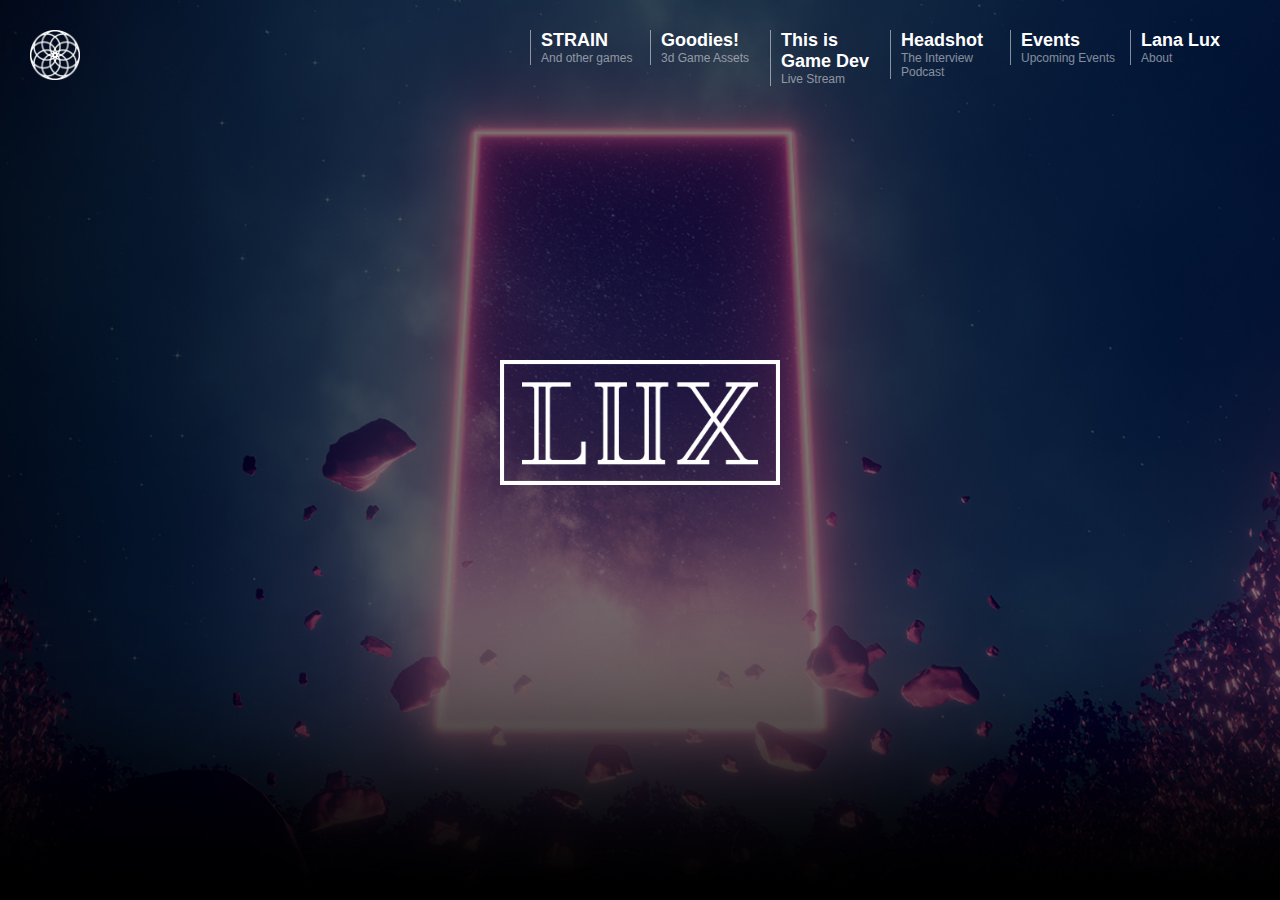
<file: index.html>
<html>
<head>
    <meta charset="UTF-8">
    <title>Lux Games</title>
    <meta name="description" content="Lux Games">
    <meta name="keywords" content="">
    <meta name="author" content="">
    <meta name="viewport" content="width=device-width, initial-scale=1.0">
    <link rel="stylesheet" href="style.css">
    
    <script src="script.js"></script>
</head>
<body class="home">
    <div id="icon">
        <a href="index.html">
            <img src="images/icon.png"/>
        </a>
    </div>
    <div id="mobile-icon">
        <a onclick="toggleMenu()">
            <img src="images/mobile-icon.png"/>
        </a>
    </div>

    <div id="menu">
        <ul>
            <li>
                <a href="strain.html"> 
                    <div class="title">STRAIN</div>And other games</li>
                </a>
            <li>
                <a href="goodies.html"> 
                    <div class="title">Goodies!</div>3d Game Assets
                </a>
            </li>
            <li>
                <a href="thisisgamedev.html"> 
                    <div class="title">This is Game Dev</div>Live Stream
                </a>
            </li>
            <li>
                <a href="headshot.html"> 
                    <div class="title">Headshot</div>The Interview Podcast
                </a>    
            </li>
            <li>
                <a href="events.html"> 
                    <div class="title">Events</div>Upcoming Events
                </a>
            </li>
            <li>
                <a href="lanalux.html"> 
                    <div class="title">Lana Lux</div>About
                </a>
            </li>
        </ul>
    </div>

    

    <div id="mobile-menu" class="hide">
        <ul>
            <li>
                <a href="strain.html"> 
                    <div class="title">STRAIN</div>And other games</li>
                </a>
            <li>
                <a href="goodies.html"> 
                    <div class="title">Goodies!</div>3d Game Assets
                </a>
            </li>
            <li>
                <a href="thisisgamedev.html"> 
                    <div class="title">This is Game Dev</div>Live Stream
                </a>
            </li>
            <li>
                <a href="headshot.html"> 
                    <div class="title">Headshot</div>The Interview Podcast
                </a>    
            </li>
            <li>
                <a href="events.html"> 
                    <div class="title">Events</div>Upcoming Events
                </a>
            </li>
            <li>
                <a href="lanalux.html"> 
                    <div class="title">Lana Lux</div>About
                </a>
            </li>
        </ul>
    </div>

    <div class="clr"></div>

    <div class="main">
        <div class="header">
            <div class="logo" id="lux-logo">
                <img src="images/lux.png"/>
            </div>
            <!-- <p>Lorem ipsum dolor sit consectetur adipiscing elit eiusmod alor et dolore. 
                Lorem ipsum dolor 
                sit amet consectetur adipiscing elitalor et dolore. Lorem ipsum dolor
                  sit amet consectetur adipiscing elit eiusmod et dolore. 
                </p> -->
        </div>
    </div>
</body>
</html>
</file>
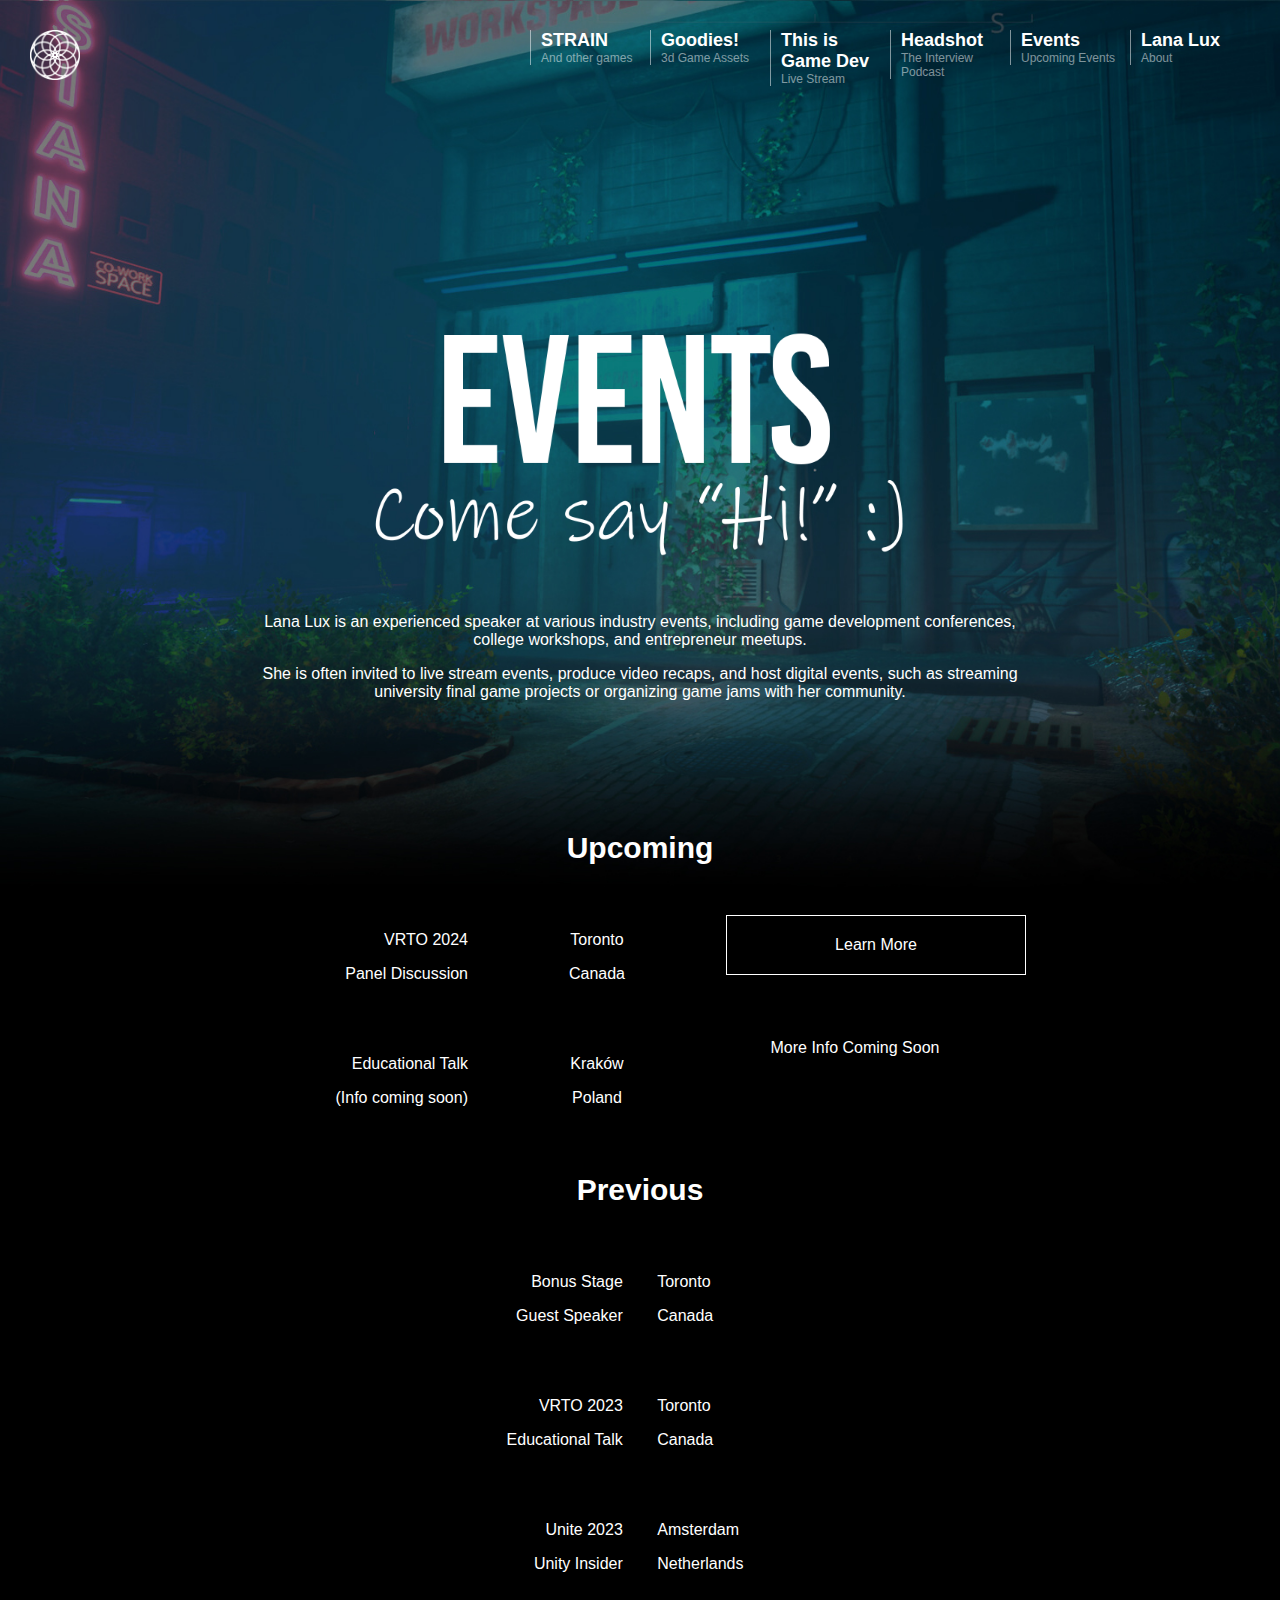
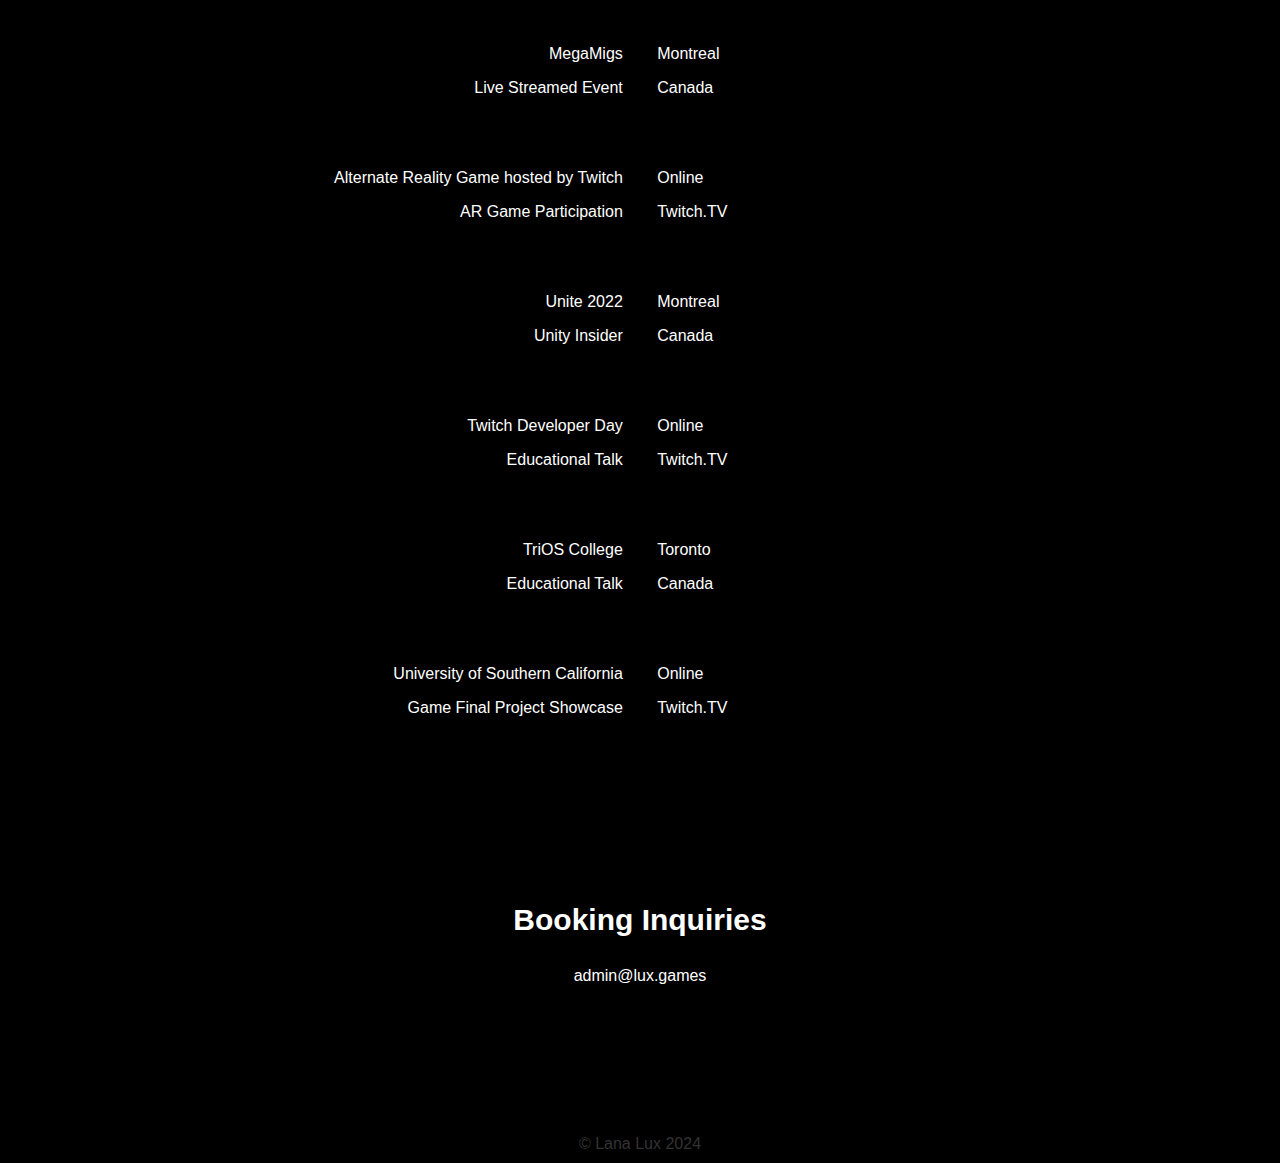
<file: events.html>
<!DOCTYPE html>
<head>
    <meta charset="UTF-8">
    <title>Events</title>
    <meta name="description" content="Lux Games">
    <meta name="keywords" content="">
    <meta name="author" content="">
    <meta name="viewport" content="width=device-width, initial-scale=1.0">
    <link rel="stylesheet" href="style.css">
    <link rel="preconnect" href="https://fonts.googleapis.com">
    <link rel="preconnect" href="https://fonts.gstatic.com" crossorigin>
    <link href="https://fonts.googleapis.com/css2?family=Kreon:wght@300..700&display=swap" rel="stylesheet">
    
    <script src="script.js"></script>
</head>

<body class="events">
    <div id="icon">
        <a href="index.html">
            <img src="images/icon.png"/>
        </a>
    </div>
    <div id="mobile-icon">
        <a onclick="toggleMenu()">
            <img src="images/mobile-icon.png"/>
        </a>
    </div>

    <div id="menu">
        <ul>
            <li>
                <a href="strain.html"> 
                    <div class="title">STRAIN</div>And other games</li>
                </a>
            <li>
                <a href="goodies.html"> 
                    <div class="title">Goodies!</div>3d Game Assets
                </a>
            </li>
            <li>
                <a href="thisisgamedev.html"> 
                    <div class="title">This is Game Dev</div>Live Stream
                </a>
            </li>
            <li>
                <a href="headshot.html"> 
                    <div class="title">Headshot</div>The Interview Podcast
                </a>    
            </li>
            <li>
                <a href="events.html"> 
                    <div class="title">Events</div>Upcoming Events
                </a>
            </li>
            <li>
                <a href="lanalux.html"> 
                    <div class="title">Lana Lux</div>About
                </a>
            </li>
        </ul>
    </div>

    

    <div id="mobile-menu" class="hide">
        <ul>
            <li>
                <a href="strain.html"> 
                    <div class="title">STRAIN</div>And other games</li>
                </a>
            <li>
                <a href="goodies.html"> 
                    <div class="title">Goodies!</div>3d Game Assets
                </a>
            </li>
            <li>
                <a href="thisisgamedev.html"> 
                    <div class="title">This is Game Dev</div>Live Stream
                </a>
            </li>
            <li>
                <a href="headshot.html"> 
                    <div class="title">Headshot</div>The Interview Podcast
                </a>    
            </li>
            <li>
                <a href="events.html"> 
                    <div class="title">Events</div>Upcoming Events
                </a>
            </li>
            <li>
                <a href="lanalux.html"> 
                    <div class="title">Lana Lux</div>About
                </a>
            </li>
        </ul>
    </div>

    <div class="clr"></div>

    <div class="main">
        <div class="header">
            <div class="logo" id="events-logo">
                <img src="images/events.png"/>
                <!-- <h1>Come Say Hi!</h1> -->
            </div>
            <p>
                Lana Lux is an experienced speaker at various industry events, including game development conferences, 
                college workshops, and entrepreneur meetups. 
            </p>
            <p>
                She is often invited to live stream events, produce video recaps, and host digital events, 
                such as streaming university final game projects or organizing game jams with her community.
            </p>
        </div>
    </div>

    <div class="event-list">
        <h3>Upcoming</h3>
        <ul class="upcoming">
            <li>
                <div class="left">
                    <p><a href="https://conference.virtualreality.to/" target="_blank">VRTO 2024</a></p>
                    <p>Panel Discussion</p>
                </div>
                <div class="mid">
                    <p>Toronto</p>
                    <p>Canada</p>
                </div>
                <div class="right">
                    <a href=""><div>Learn More</div></a>
                </div>
                <div class="clr"></div>
            </li>
            <li>
                <div class="left">
                    <p>Educational Talk</p>
                    <p>(Info coming soon)</p>
                </div>
                <div class="mid">
                    <p>Kraków</p>
                    <p>Poland</p>
                </div>
                <div class="right">
                    <!-- <a href=""><div>Learn More</div></a> -->
                    More Info Coming Soon
                </div>
                <div class="clr"></div>
            </li>
        </ul>
    </div>
        
    <div class="clr"></div>

    <div class="event-list">
        <h3>Previous</h3>
            <ul> 
                
                <li>
                    <div class="left">
                        <p>Bonus Stage</p>
                        <p>Guest Speaker</p>
                    </div>
                    <div class="right">
                        <p>Toronto</p>
                        <p>Canada</p>
                    </div>
                    <div class="clr"></div>
                </li>

                <li>
                    <div class="left">
                        <p>VRTO 2023</p>
                        <p>Educational Talk</p>
                    </div>
                    <div class="right">
                        <p>Toronto</p>
                        <p>Canada</p>
                    </div>
                    <div class="clr"></div>
                </li>

                
                <li>
                    <div class="left">
                        <p>Unite 2023</p>
                        <p>Unity Insider</p>
                    </div>
                    <div class="right">
                        <p>Amsterdam</p>
                        <p>Netherlands</p>
                    </div>
                    <div class="clr"></div>
                </li>

                <li>
                    <div class="left">
                        <p>MegaMigs</p>
                        <p>Live Streamed Event</p>
                    </div>
                    <div class="right">
                        <p>Montreal</p>
                        <p>Canada</p>
                    </div>
                    <div class="clr"></div>
                </li>

                
                <li>
                    <div class="left">
                        <p>Alternate Reality Game hosted by Twitch</p>
                        <p>AR Game Participation</p>
                    </div>
                    <div class="right">
                        <p>Online</p>
                        <p>Twitch.TV</p>
                        
                    </div>
                    <div class="clr"></div>
                </li>


                <li>
                    <div class="left">
                        <p>Unite 2022</p>
                        <p>Unity Insider</p>
                    </div>
                    <div class="right">
                        <p>Montreal</p>
                        <p>Canada</p>
                    </div>
                    <div class="clr"></div>
                </li>

                <li>
                    <div class="left">
                        <p>Twitch Developer Day</p>
                        <p>Educational Talk</p>
                    </div>
                    <div class="right">
                        <p>Online</p>
                        <p>Twitch.TV</p>
                        
                    </div>
                    <div class="clr"></div>
                </li>

                <li>
                    <div class="left">
                        <p>TriOS College</p>
                        <p>Educational Talk</p>
                    </div>
                    <div class="right">
                        <p>Toronto</p>
                        <p>Canada</p>
                        
                    </div>
                    <div class="clr"></div>
                </li>



                <li>
                    <div class="left">
                        <p>University of Southern California</p>
                        <p>Game Final Project Showcase</p>
                    </div>
                    <div class="right">
                        <p>Online</p>
                        <p>Twitch.TV</p>
                        
                    </div>
                    <div class="clr"></div>
                </li>

            </ul>
    </div>
    
    <div class="clr"></div>

    <div class="contact">
        <h3>Booking Inquiries</h3>
        <p>admin@lux.games</p>
    </div>


    <div class="footer">
        &copy; Lana Lux 2024
    </div>

</body>
</html>
</file>
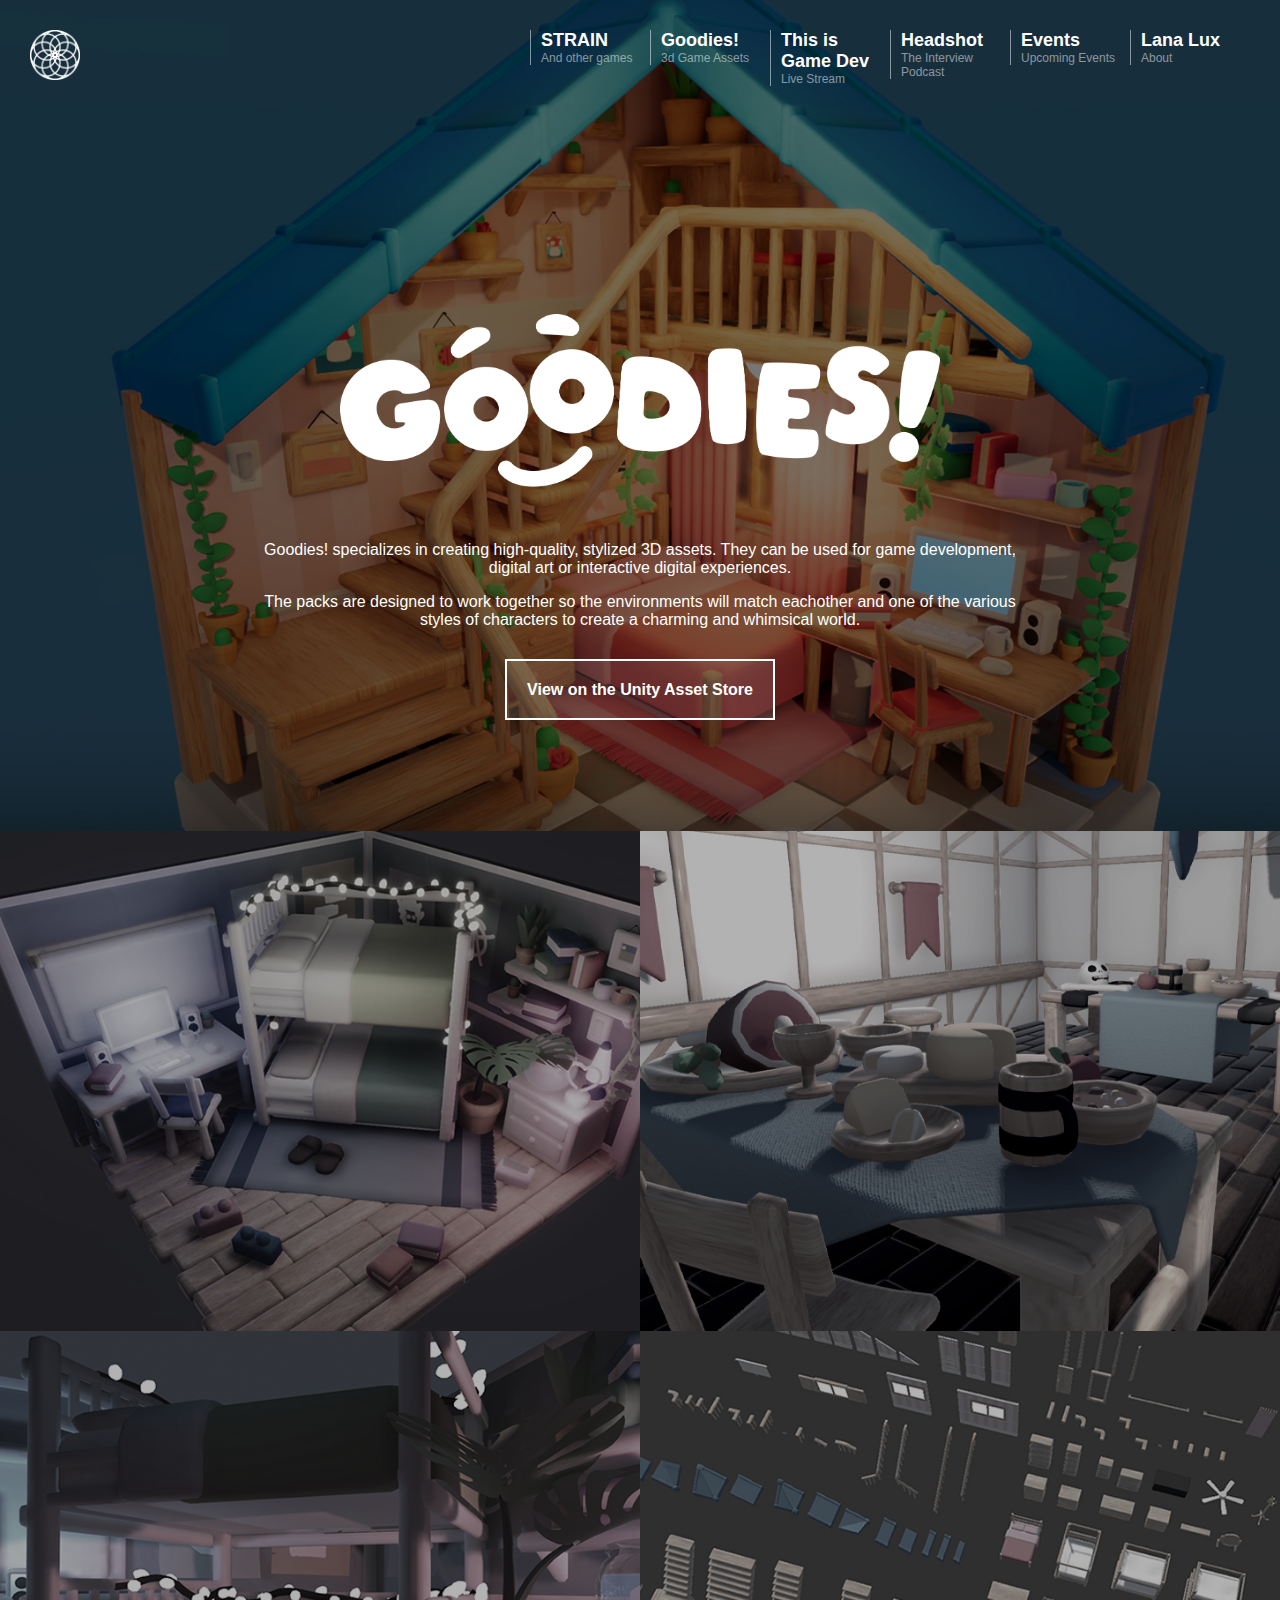
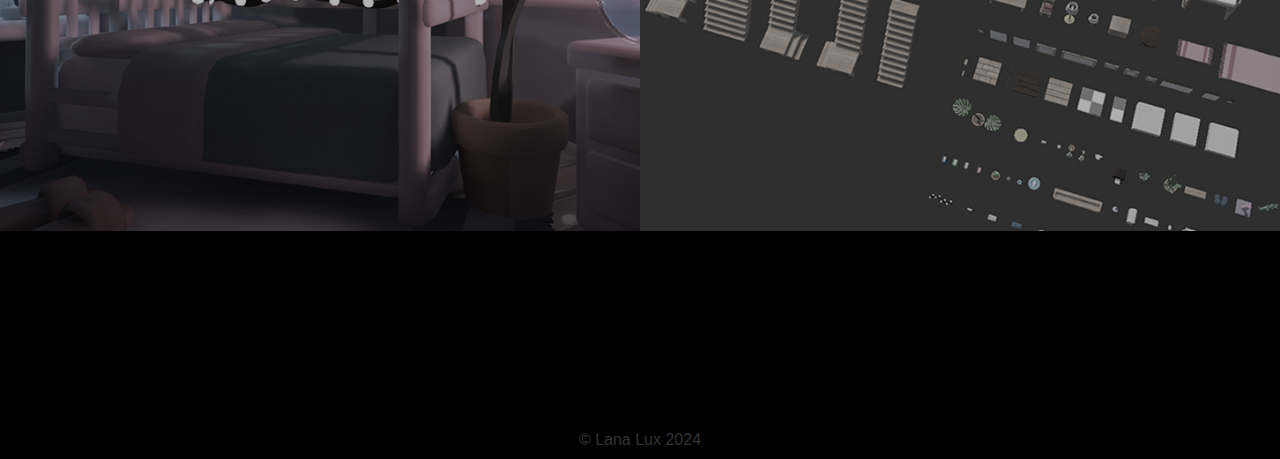
<file: goodies.html>
<!DOCTYPE html>
<head>
    <meta charset="UTF-8">
    <title>Goodies!</title>
    <meta name="description" content="Lux Games">
    <meta name="keywords" content="">
    <meta name="author" content="">
    <meta name="viewport" content="width=device-width, initial-scale=1.0">
    <link rel="stylesheet" href="style.css">
    <link rel="preconnect" href="https://fonts.googleapis.com">
    <link rel="preconnect" href="https://fonts.gstatic.com" crossorigin>
    <link href="https://fonts.googleapis.com/css2?family=Kreon:wght@300..700&display=swap" rel="stylesheet">
    
    <script src="script.js"></script>
</head>
<body class="goodies">
    <div id="icon">
        <a href="index.html">
            <img src="images/icon.png"/>
        </a>
    </div>
    <div id="mobile-icon">
        <a onclick="toggleMenu()">
            <img src="images/mobile-icon.png"/>
        </a>
    </div>

    <div id="menu">
        <ul>
            <li>
                <a href="strain.html"> 
                    <div class="title">STRAIN</div>And other games</li>
                </a>
            <li>
                <a href="goodies.html"> 
                    <div class="title">Goodies!</div>3d Game Assets
                </a>
            </li>
            <li>
                <a href="thisisgamedev.html"> 
                    <div class="title">This is Game Dev</div>Live Stream
                </a>
            </li>
            <li>
                <a href="headshot.html"> 
                    <div class="title">Headshot</div>The Interview Podcast
                </a>    
            </li>
            <li>
                <a href="events.html"> 
                    <div class="title">Events</div>Upcoming Events
                </a>
            </li>
            <li>
                <a href="lanalux.html"> 
                    <div class="title">Lana Lux</div>About
                </a>
            </li>
        </ul>
    </div>

    

    <div id="mobile-menu" class="hide">
        <ul>
            <li>
                <a href="strain.html"> 
                    <div class="title">STRAIN</div>And other games</li>
                </a>
            <li>
                <a href="goodies.html"> 
                    <div class="title">Goodies!</div>3d Game Assets
                </a>
            </li>
            <li>
                <a href="thisisgamedev.html"> 
                    <div class="title">This is Game Dev</div>Live Stream
                </a>
            </li>
            <li>
                <a href="headshot.html"> 
                    <div class="title">Headshot</div>The Interview Podcast
                </a>    
            </li>
            <li>
                <a href="events.html"> 
                    <div class="title">Events</div>Upcoming Events
                </a>
            </li>
            <li>
                <a href="lanalux.html"> 
                    <div class="title">Lana Lux</div>About
                </a>
            </li>
        </ul>
    </div>

    <div class="clr"></div>

    <div class="main">
        <div class="header">
            <div class="logo" id="goodies-logo">
                <img src="images/goodies.png"/>
            </div>
            <p>
                Goodies! specializes in creating high-quality, stylized 3D assets. They can be used for game development,
                digital art or interactive digital experiences.
            </p>
            <p>
                The packs are designed to work together so the environments will match eachother and one of the various 
                styles of characters to create a charming and whimsical world.
            </p>
            <div class="cta">
                <a href="https://u3d.as/3iLB" target="_blank" >
                    View on the Unity Asset Store
                </a>
            </div>
        </div>
    </div>

    <div class="product-list">
        <ul>
            <!-- <a href="" target="_blank"> -->
                <li id="cozyRoomPack2">
                    <a href="https://u3d.as/3iLB" target="_blank">
                        <div class="grad">
                            <div class="info">
                                <h3>Cozy Room Pack</h3>
                                View in the Unity Asset Store
                            </div>
                        </div>
                    </a>
                </li>
            <!-- </a> -->
            <li id="cozyRoomPack">
                <div class="grad">
                    <div class="info">
                        <h3>Fantasy Adventure Pack</h3>
                        <!-- View in the Unity Asset Store -->
                        <p>Store link coming soon.</p>
                    </div>
                </div>
            </li>
            <li id="cozyRoomPack3">
                <div class="grad">
                    <div class="info">
                        <h3>More Packs Coming Soon</h3>
                    </div>
                </div>
            </li>
            <li id="cozyRoomPack4">
                <div class="grad">
                    <div class="info">
                        <h3> More Packs Coming Soon</h3>
                    </div>
                </div>
            </li>
        </ul>
    </div>

    
    <div class="clr"></div>

    <div class="temp">
    </div>

    <div class="footer">
        &copy; Lana Lux 2024
    </div>

</body>
</html>
</file>
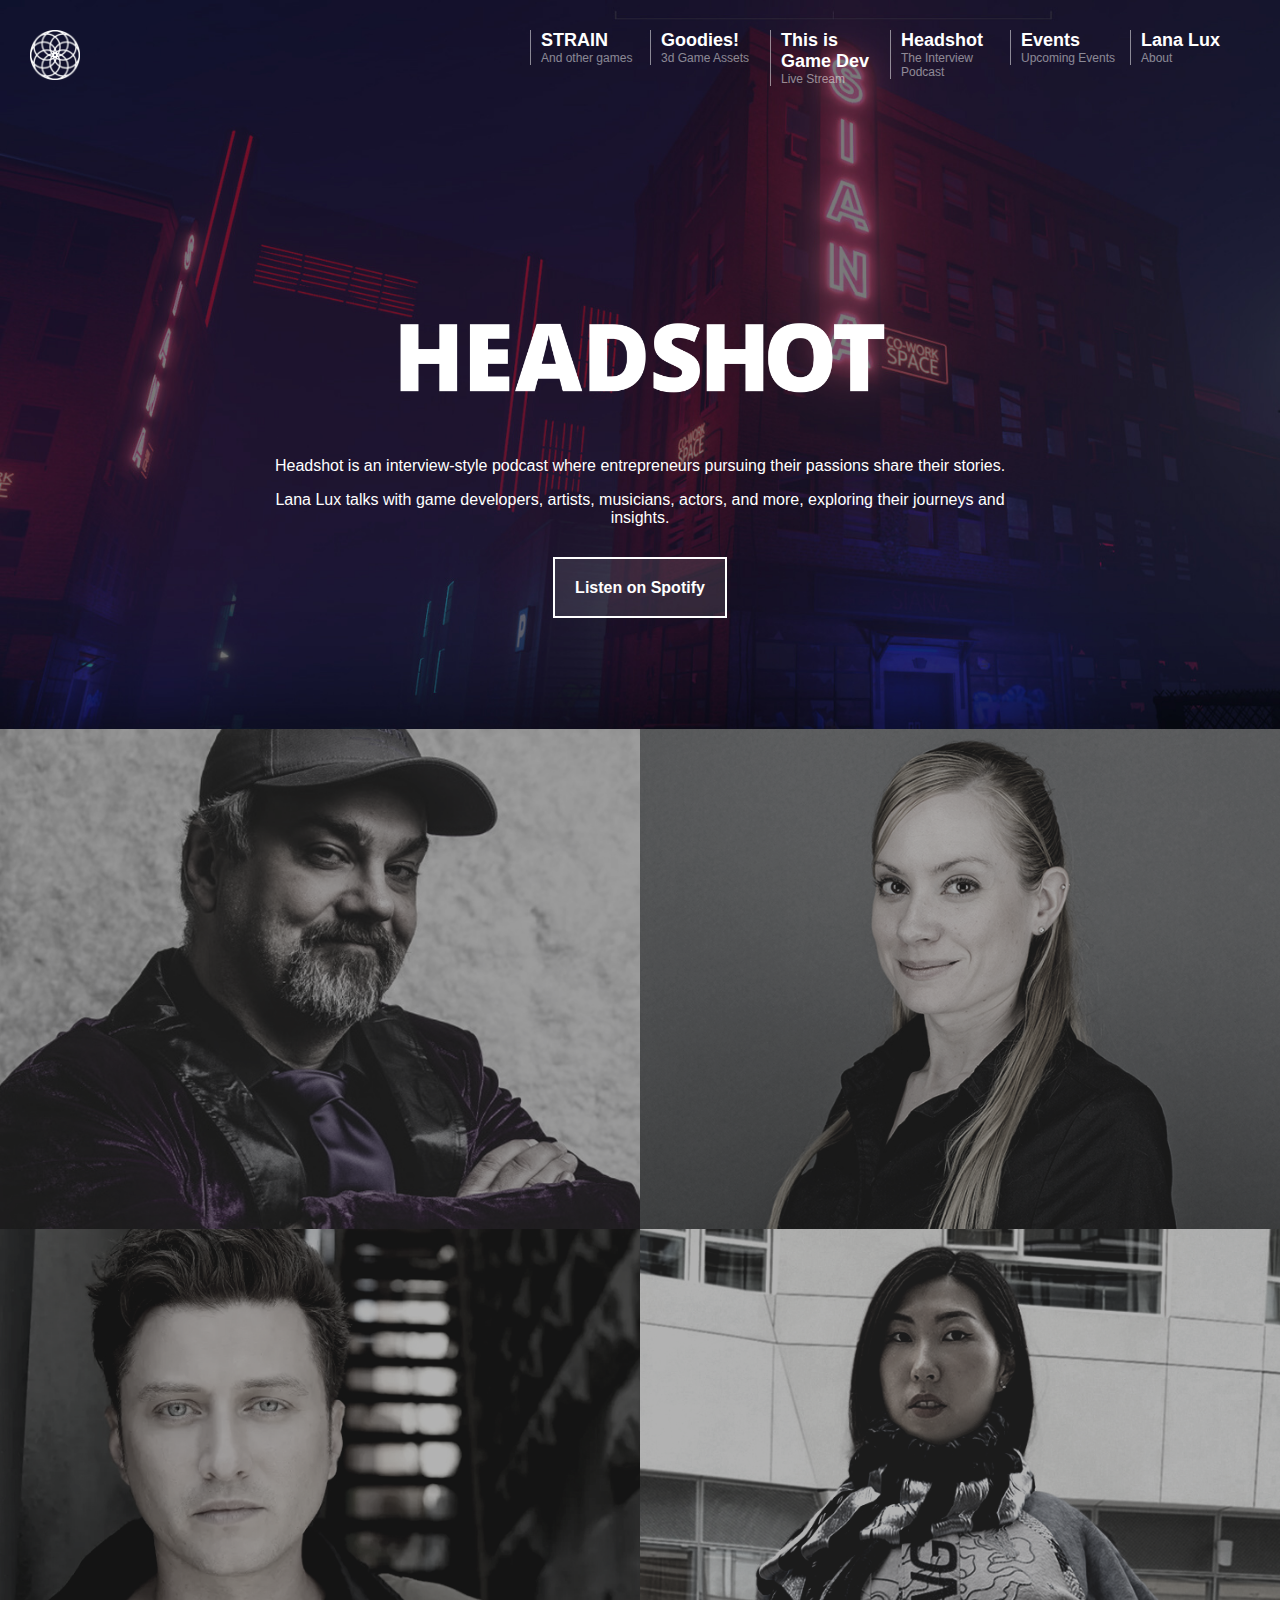
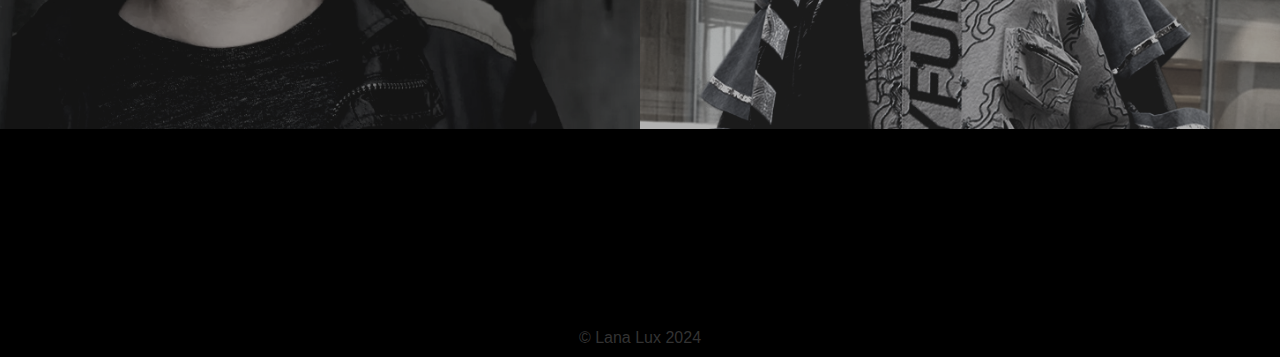
<file: headshot.html>
<!DOCTYPE html>
<head>
    <meta charset="UTF-8">
    <title>Headshot</title>
    <meta name="description" content="Lux Games">
    <meta name="keywords" content="">
    <meta name="author" content="">
    <meta name="viewport" content="width=device-width, initial-scale=1.0">

    <link rel="stylesheet" href="style.css">
    <link rel="preconnect" href="https://fonts.googleapis.com">
    <link rel="preconnect" href="https://fonts.gstatic.com" crossorigin>
    <link href="https://fonts.googleapis.com/css2?family=Kreon:wght@300..700&display=swap" rel="stylesheet">
    <link rel="preconnect" href="https://fonts.googleapis.com">
    <link rel="preconnect" href="https://fonts.gstatic.com" crossorigin>
    <link href="https://fonts.googleapis.com/css2?family=Open+Sans:ital,wght@0,300..800;1,300..800&display=swap" rel="stylesheet">
    
    <script src="script.js"></script>
</head>

<body class="headshot">
    <div id="icon">
        <a href="index.html">
            <img src="images/icon.png"/>
        </a>
    </div>
    <div id="mobile-icon">
        <a onclick="toggleMenu()">
            <img src="images/mobile-icon.png"/>
        </a>
    </div>

    <div id="menu">
        <ul>
            <li>
                <a href="strain.html"> 
                    <div class="title">STRAIN</div>And other games</li>
                </a>
            <li>
                <a href="goodies.html"> 
                    <div class="title">Goodies!</div>3d Game Assets
                </a>
            </li>
            <li>
                <a href="thisisgamedev.html"> 
                    <div class="title">This is Game Dev</div>Live Stream
                </a>
            </li>
            <li>
                <a href="headshot.html"> 
                    <div class="title">Headshot</div>The Interview Podcast
                </a>    
            </li>
            <li>
                <a href="events.html"> 
                    <div class="title">Events</div>Upcoming Events
                </a>
            </li>
            <li>
                <a href="lanalux.html"> 
                    <div class="title">Lana Lux</div>About
                </a>
            </li>
        </ul>
    </div>

    

    <div id="mobile-menu" class="hide">
        <ul>
            <li>
                <a href="strain.html"> 
                    <div class="title">STRAIN</div>And other games</li>
                </a>
            <li>
                <a href="goodies.html"> 
                    <div class="title">Goodies!</div>3d Game Assets
                </a>
            </li>
            <li>
                <a href="thisisgamedev.html"> 
                    <div class="title">This is Game Dev</div>Live Stream
                </a>
            </li>
            <li>
                <a href="headshot.html"> 
                    <div class="title">Headshot</div>The Interview Podcast
                </a>    
            </li>
            <li>
                <a href="events.html"> 
                    <div class="title">Events</div>Upcoming Events
                </a>
            </li>
            <li>
                <a href="lanalux.html"> 
                    <div class="title">Lana Lux</div>About
                </a>
            </li>
        </ul>
    </div>
    <div class="clr"></div>

    <div class="main">
        <div class="header">
            <div class="logo" id="headshot-logo">
                <img src="images/headshot.png"/>
            </div>
            <p>
                Headshot is an interview-style podcast where entrepreneurs pursuing their passions share their stories. 
            </p>
            <p>
                Lana Lux talks with game developers, artists, musicians, actors, and more, exploring their journeys and insights. 
            </p>
            <div class="cta">
                <a href="https://open.spotify.com/show/70BFKOqiK3aDvReMsSHaWm?si=9ba44054459e4db6" target="_blank" >
                    Listen on Spotify
                </a>
            </div>
        </div>
    </div>

    <div class="product-list">
        <ul>
            <!-- <a href="" target="_blank"> -->
            <li id="guest1">
                <div class="grad">
                    <div class="info">
                        <h3>Guest Spotlight: Jeff Fritz</h3>
                        <p>In this conversation, Lana and Jeff discuss tech and development, content creation, AI, and much more.</p>
                        <div class="cta">
                            <a href="https://open.spotify.com/episode/0tkcwroHKnDnJdERq0W6fZ?si=cdd918c1d1004c67" target="_blank" >
                                Listen to this Episode
                            </a>
                        </div>
                    </div>
                </div>
            </li>
            <!-- </a> -->
            <li id="guest2">
                <div class="grad">
                    <div class="info">
                        <h3>Guest Spotlight: Ashley Huffman</h3>
                        <p>Lana and Ash talk about her extensive experience in haptics, car racing, writing an more.</p>
                        <div class="cta">
                            <a href="https://open.spotify.com/episode/048cp5ewOg4xSyjAiNmIZx?si=60417365fd05472e" target="_blank" >
                                Listen to this Episode
                            </a>
                        </div>
                    </div>
                </div>
            </li>
            <li id="guest3">
                <div class="grad">
                    <div class="info">
                        <h3>Guest Spotlight: Keram Malicki-Sanchez</h3>
                        <p>Keram shares his wisdom and experiences in acting, making music, event organizing, educating, making art and more.</p>
                        <div class="cta">
                            <a href="https://open.spotify.com/episode/34JAIVRg2iKhOXAD4Qscks?si=8d4c15958a2b41dc" target="_blank" >
                                Listen to this Episode
                            </a>
                        </div>
                    </div>
                </div>
            </li>
            <li id="guest4">
                <div class="grad">
                    <div class="info">
                        <h3>Guest Spotlight: Stephy Fung</h3>
                        <p>Stephy is a digital fashion artist and shares her process making digital clothing and bringing it to life in augmented reality.</p>
                        <div class="cta">
                            <a href="https://open.spotify.com/episode/3zAsUPkKXJtsFKYK7mYkku?si=45b8960fe04343de" target="_blank" >
                                Listen to this Episode
                            </a>
                        </div>
                    </div>
                </div>
            </li>
        </ul>
    </div>


    
    <div class="clr"></div>

    <div class="temp">
    </div>

    <div class="footer">
        &copy; Lana Lux 2024
    </div>

</body>
</html>
</file>
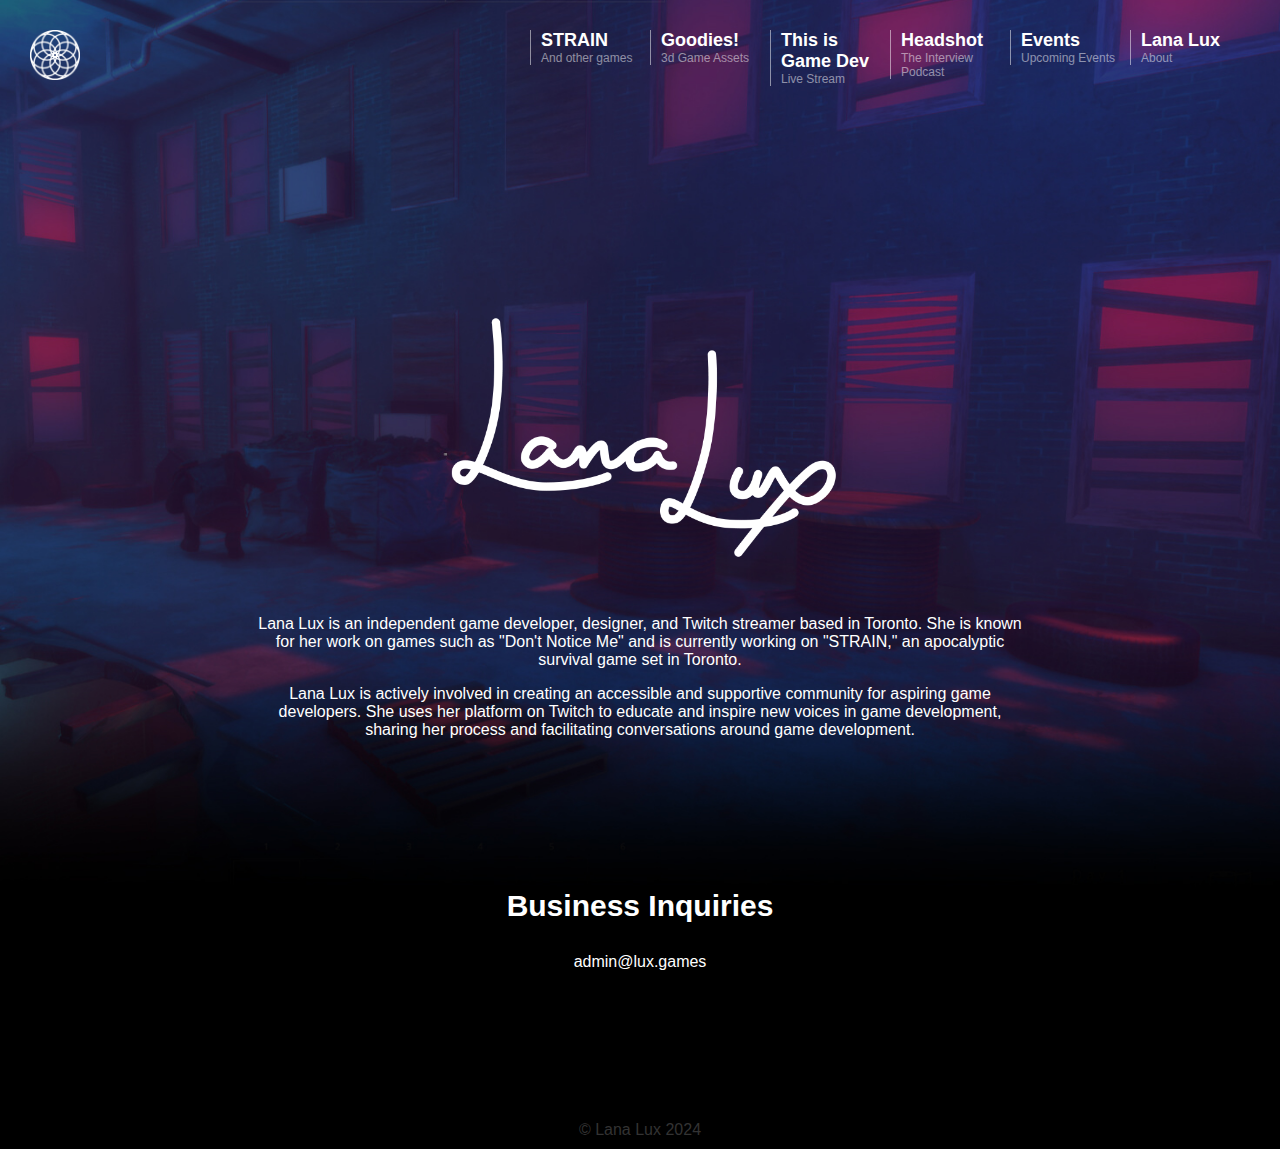
<file: lanalux.html>
<!DOCTYPE html>
<head>
    <meta charset="UTF-8">
    <title>Lana Lux</title>
    <meta name="description" content="Lux Games">
    <meta name="keywords" content="">
    <meta name="author" content="">
    <meta name="viewport" content="width=device-width, initial-scale=1.0">
    <link rel="stylesheet" href="style.css">
    <link rel="preconnect" href="https://fonts.googleapis.com">
    <link rel="preconnect" href="https://fonts.gstatic.com" crossorigin>
    <link href="https://fonts.googleapis.com/css2?family=Kreon:wght@300..700&display=swap" rel="stylesheet">
    
    <script src="script.js"></script>
</head>

<body class="lanalux">
    <div id="icon">
        <a href="index.html">
            <img src="images/icon.png"/>
        </a>
    </div>
    <div id="mobile-icon">
        <a onclick="toggleMenu()">
            <img src="images/mobile-icon.png"/>
        </a>
    </div>

    <div id="menu">
        <ul>
            <li>
                <a href="strain.html"> 
                    <div class="title">STRAIN</div>And other games</li>
                </a>
            <li>
                <a href="goodies.html"> 
                    <div class="title">Goodies!</div>3d Game Assets
                </a>
            </li>
            <li>
                <a href="thisisgamedev.html"> 
                    <div class="title">This is Game Dev</div>Live Stream
                </a>
            </li>
            <li>
                <a href="headshot.html"> 
                    <div class="title">Headshot</div>The Interview Podcast
                </a>    
            </li>
            <li>
                <a href="events.html"> 
                    <div class="title">Events</div>Upcoming Events
                </a>
            </li>
            <li>
                <a href="lanalux.html"> 
                    <div class="title">Lana Lux</div>About
                </a>
            </li>
        </ul>
    </div>

    

    <div id="mobile-menu" class="hide">
        <ul>
            <li>
                <a href="strain.html"> 
                    <div class="title">STRAIN</div>And other games</li>
                </a>
            <li>
                <a href="goodies.html"> 
                    <div class="title">Goodies!</div>3d Game Assets
                </a>
            </li>
            <li>
                <a href="thisisgamedev.html"> 
                    <div class="title">This is Game Dev</div>Live Stream
                </a>
            </li>
            <li>
                <a href="headshot.html"> 
                    <div class="title">Headshot</div>The Interview Podcast
                </a>    
            </li>
            <li>
                <a href="events.html"> 
                    <div class="title">Events</div>Upcoming Events
                </a>
            </li>
            <li>
                <a href="lanalux.html"> 
                    <div class="title">Lana Lux</div>About
                </a>
            </li>
        </ul>
    </div>

    <div class="clr"></div>

    <div class="main">
        <div class="header">
            <div class="logo">
                <img src="images/lanalux.png"/>
            </div>
            <p>Lana Lux is an independent game developer, designer, and Twitch streamer based in Toronto. 
                She is known for her work on games such as "Don't Notice Me" and is currently working on "STRAIN," 
                an apocalyptic survival game set in Toronto. 
            </p>
            <p>Lana Lux is actively involved in creating an accessible 
                and supportive community for aspiring game developers. She uses her platform on Twitch to educate and 
                inspire new voices in game development, sharing her process and facilitating conversations around game 
                development. 
            </p>
        </div>
    </div>
<!-- 
    <div class="general">
        <iframe width="560" height="315" src="https://www.youtube.com/embed/vCbN86VwR5o?si=xWwHMDqgIuOObD1L" title="YouTube video player" frameborder="0" allow="accelerometer; autoplay; clipboard-write; encrypted-media; gyroscope; picture-in-picture; web-share" referrerpolicy="strict-origin-when-cross-origin" allowfullscreen>
        </iframe>
    </div> -->

    <div class="Bio">

    </div>
    
    <div class="clr"></div>

    <div class="contact">
        <h3>Business Inquiries</h3>
        <p>admin@lux.games</p>
    </div>


    <div class="footer">
        &copy; Lana Lux 2024
    </div>

</body>
</html>
</file>
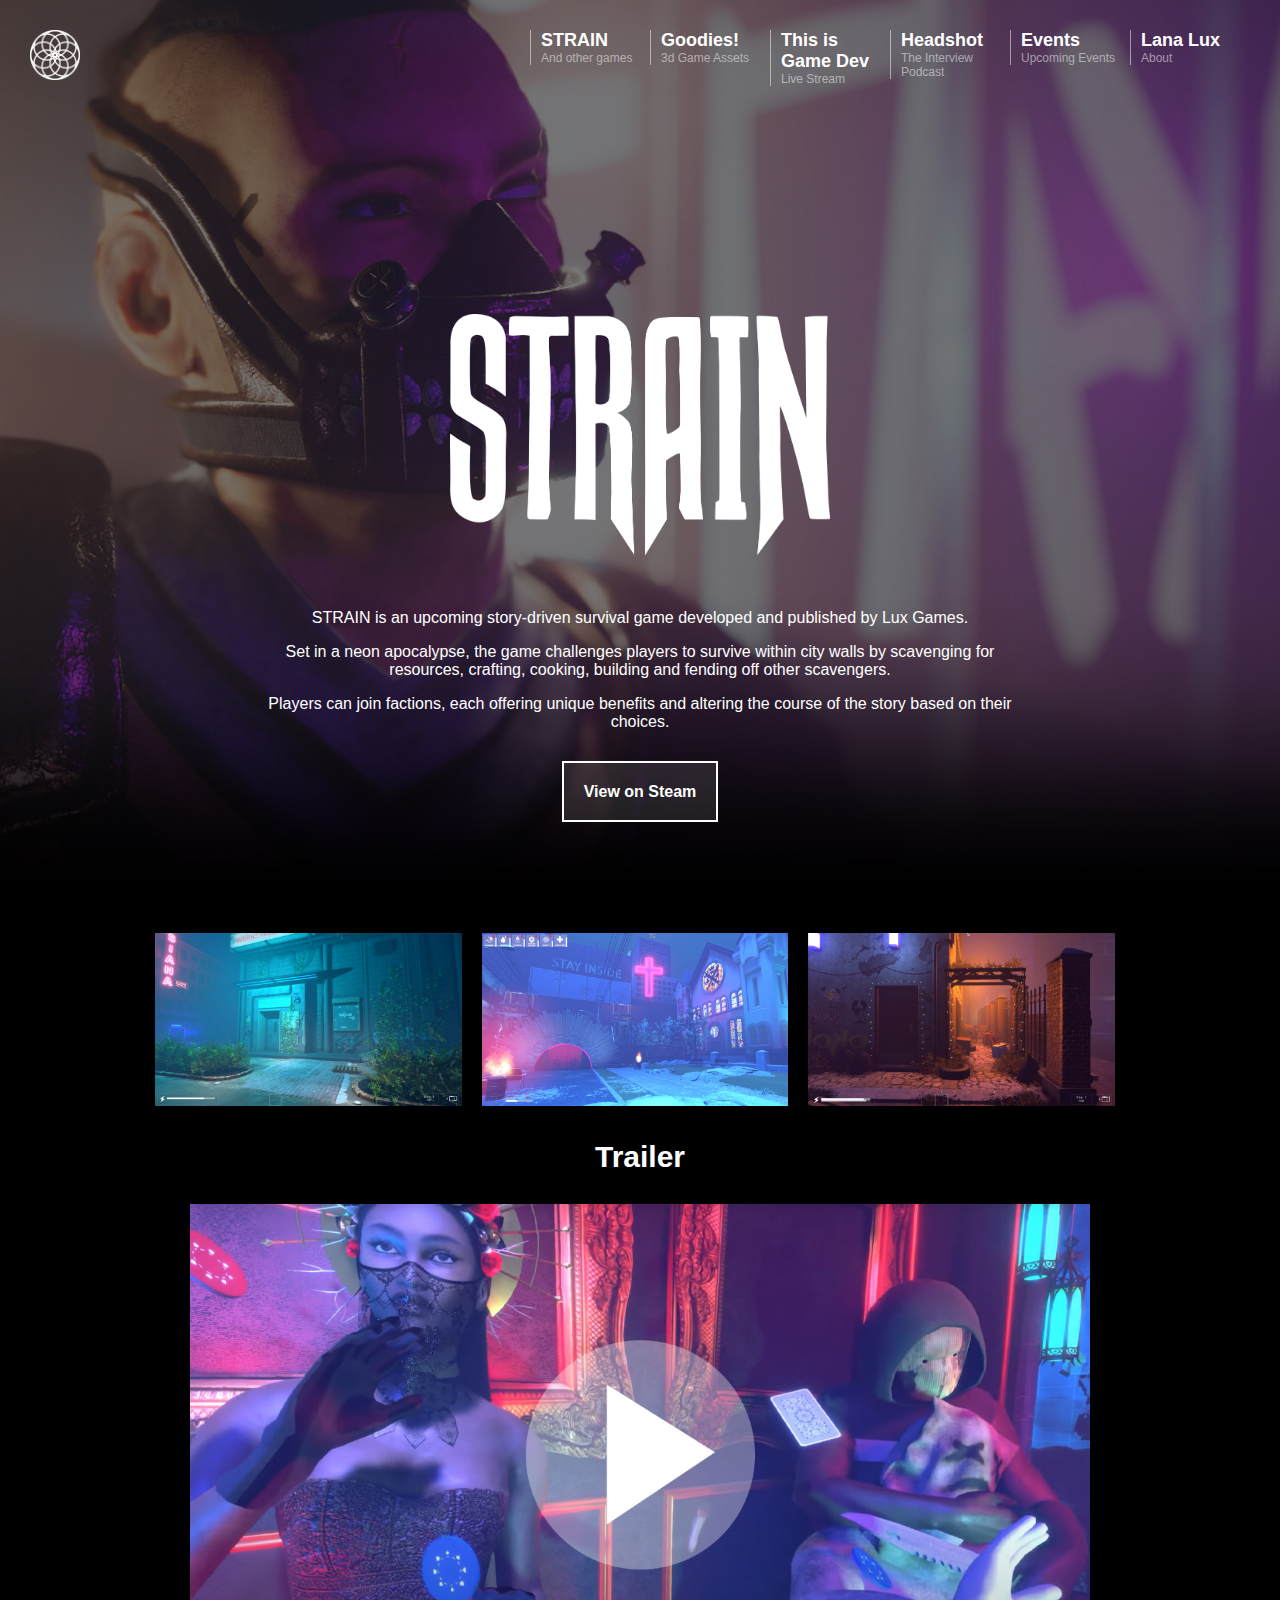
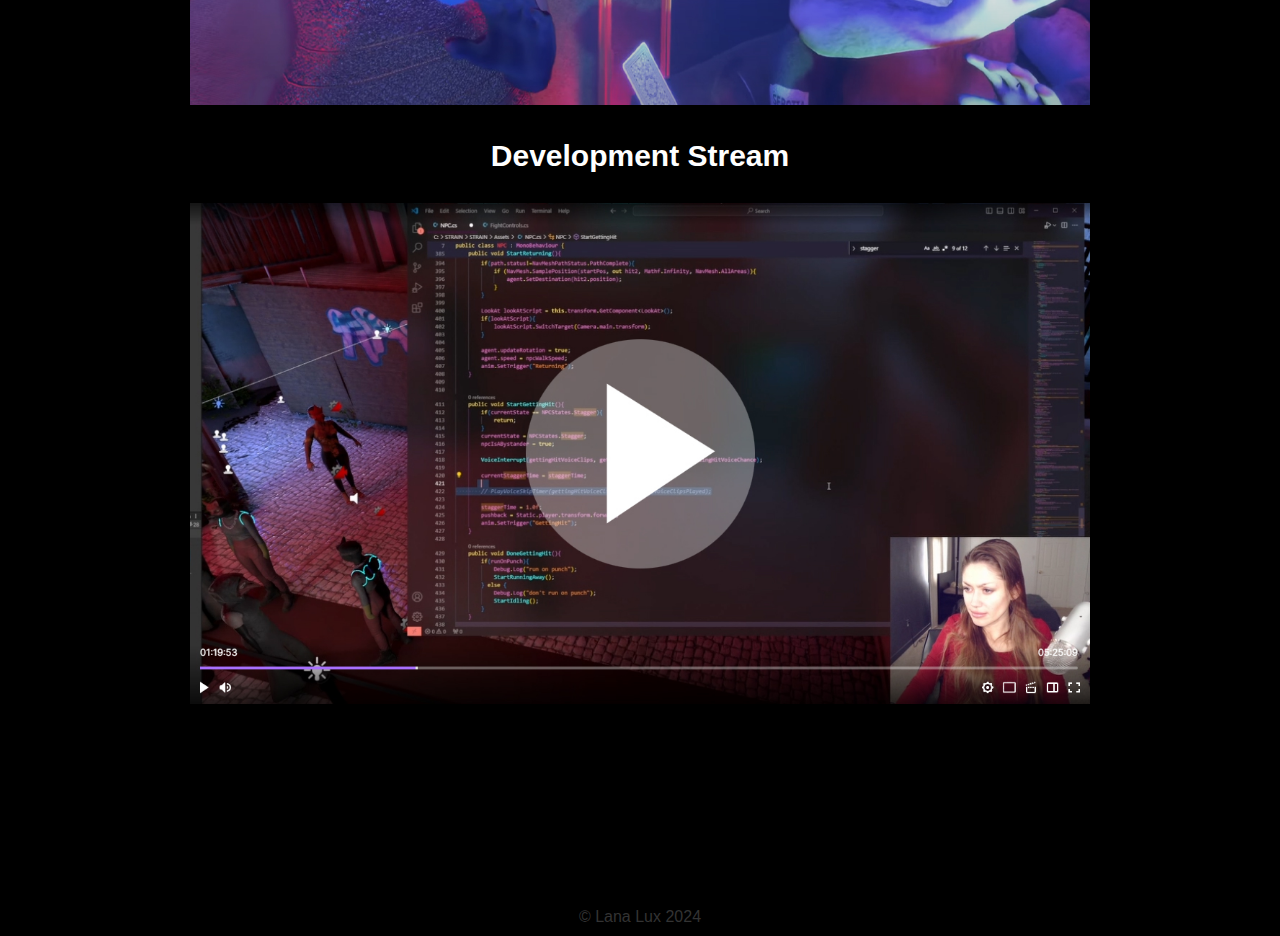
<file: strain.html>
<!DOCTYPE html>
<head>
    <meta charset="UTF-8">
    <title>STRAIN</title>
    <meta name="description" content="Lux Games">
    <meta name="keywords" content="">
    <meta name="author" content="">
    <meta name="viewport" content="width=device-width, initial-scale=1.0">
    <link rel="stylesheet" href="style.css">
    <link rel="preconnect" href="https://fonts.googleapis.com">
    <link rel="preconnect" href="https://fonts.gstatic.com" crossorigin>
    <link href="https://fonts.googleapis.com/css2?family=Kreon:wght@300..700&display=swap" rel="stylesheet">

    <script src="script.js"></script>
</head>

<body class="strain">
    <div id="icon">
        <a href="index.html">
            <img src="images/icon.png"/>
        </a>
    </div>
    <div id="mobile-icon">
        <a onclick="toggleMenu()">
            <img src="images/mobile-icon.png"/>
        </a>
    </div>

    <div id="menu">
        <ul>
            <li>
                <a href="strain.html"> 
                    <div class="title">STRAIN</div>And other games</li>
                </a>
            <li>
                <a href="goodies.html"> 
                    <div class="title">Goodies!</div>3d Game Assets
                </a>
            </li>
            <li>
                <a href="thisisgamedev.html"> 
                    <div class="title">This is Game Dev</div>Live Stream
                </a>
            </li>
            <li>
                <a href="headshot.html"> 
                    <div class="title">Headshot</div>The Interview Podcast
                </a>    
            </li>
            <li>
                <a href="events.html"> 
                    <div class="title">Events</div>Upcoming Events
                </a>
            </li>
            <li>
                <a href="lanalux.html"> 
                    <div class="title">Lana Lux</div>About
                </a>
            </li>
        </ul>
    </div>

    

    <div id="mobile-menu" class="hide">
        <ul>
            <li>
                <a href="strain.html"> 
                    <div class="title">STRAIN</div>And other games</li>
                </a>
            <li>
                <a href="goodies.html"> 
                    <div class="title">Goodies!</div>3d Game Assets
                </a>
            </li>
            <li>
                <a href="thisisgamedev.html"> 
                    <div class="title">This is Game Dev</div>Live Stream
                </a>
            </li>
            <li>
                <a href="headshot.html"> 
                    <div class="title">Headshot</div>The Interview Podcast
                </a>    
            </li>
            <li>
                <a href="events.html"> 
                    <div class="title">Events</div>Upcoming Events
                </a>
            </li>
            <li>
                <a href="lanalux.html"> 
                    <div class="title">Lana Lux</div>About
                </a>
            </li>
        </ul>
    </div>

    <div class="clr"></div>

    <div class="main">
        <div class="header">
            <div class="logo" id="strain-logo">
                <img src="images/strain.png"/>
            </div>
            <p>
                STRAIN is an upcoming story-driven survival game developed and published by Lux Games. 
            </p> 
            <p>
                Set in a neon apocalypse, the game challenges players to survive within city walls by 
                scavenging for resources, crafting, cooking, building and fending off other scavengers. 
            </p> 
            <p>
                Players can join factions, each offering unique benefits and altering the course of the story
                 based on their choices.
            </p>
            <div class="cta">
                <a href="https://store.steampowered.com/app/1289570/Strain/" target="_blank" >
                    View on Steam
                </a>
            </div>
        </div>
    </div>

    <div class="gallery">
        <ul>
            <li>
                <!-- <a href="" target="_blank"> -->
                    <img src="images/strain/001.jpg"/>
                <!-- </a> -->
            </li>
            <li>
                <!-- <a href="" target="_blank"> -->
                    <img src="images/strain/002.jpg"/>
                <!-- </a> -->
            </li>
            <li>
                <!-- <a href="" target="_blank"> -->
                    <img src="images/strain/003.jpg"/>
                <!-- </a> -->
            </li>
        </ul>
    </div>
    
    <div class="clr"></div>

    <div class="twitch">
        <h3>Trailer</h3>
        <a href="https://www.youtube.com/embed/mU-t50fQyQk?si=lt6F6Yn_VhoVflMR" target="_blank">
            <img src="images/strain/trailer-thumb.jpg" />
        </a>
    </div>
    <div class="twitch">
        <h3>Development Stream</h3>
        <a href="https://twitch.tv/lana_lux" target="_blank">
            <img src="images/thisisgamedev/stream-thumb2b.jpg" />
        </a>
    </div>


    <div class="temp">
    </div>

    <div class="footer">
        &copy; Lana Lux 2024
    </div>

</body>
</html>
</file>
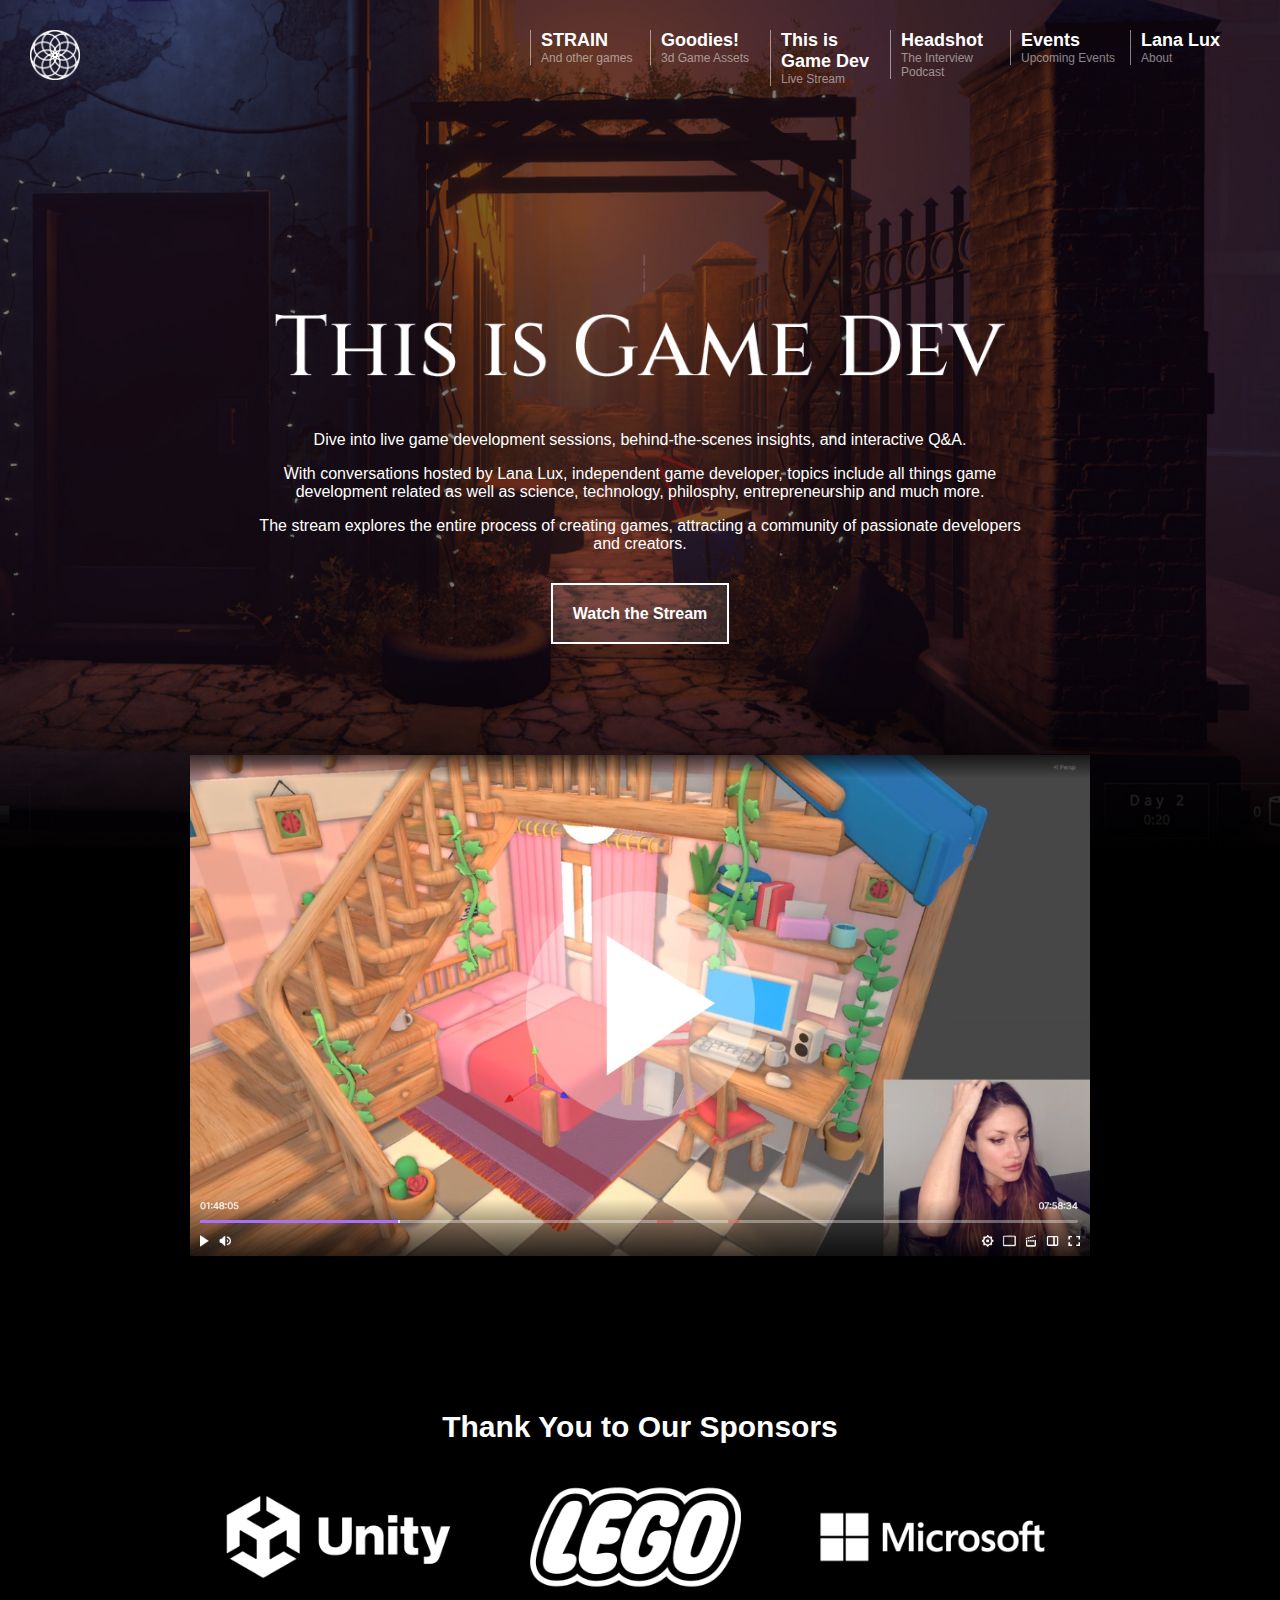
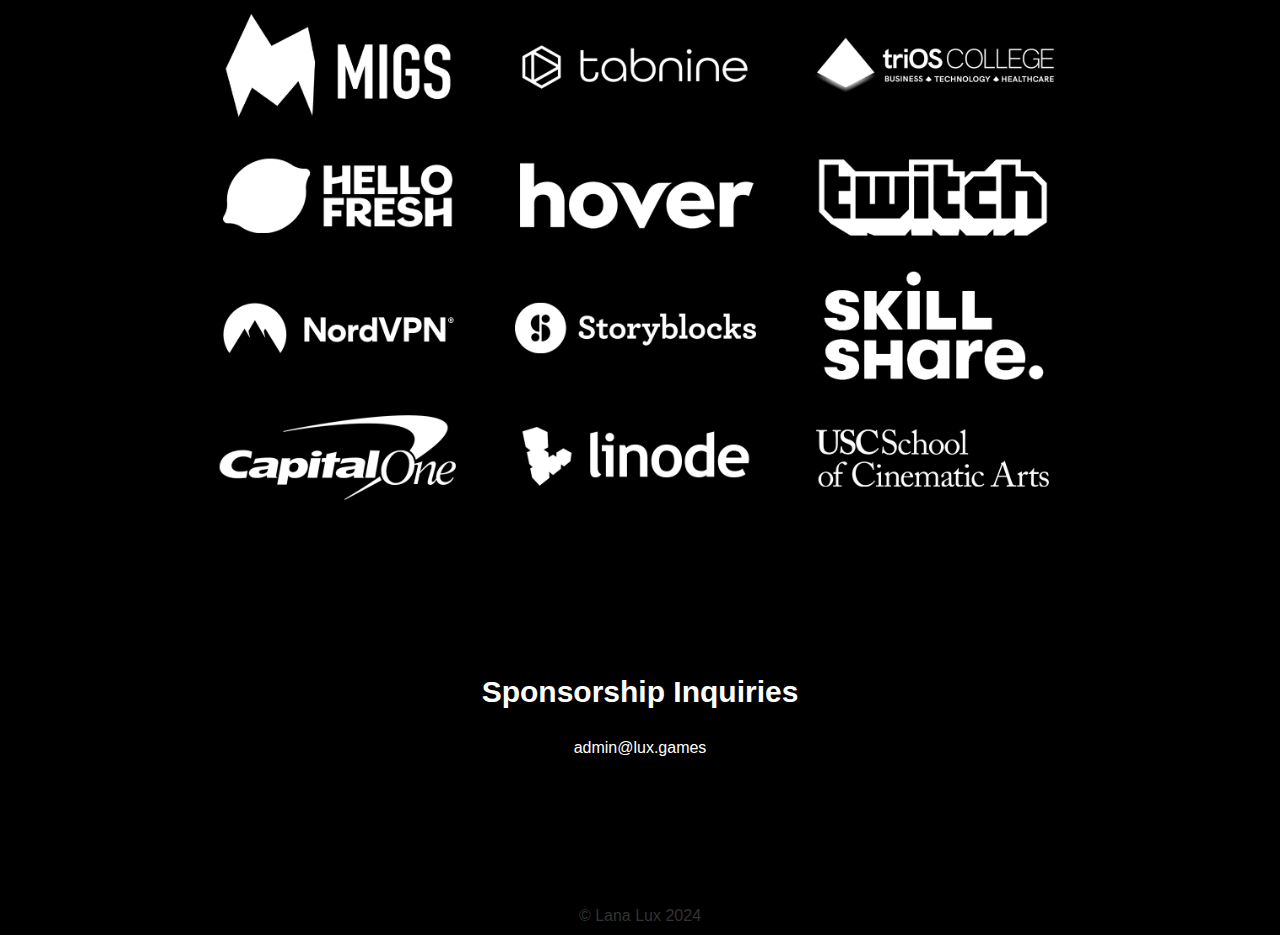
<file: thisisgamedev.html>
<!DOCTYPE html>
<head>
    <meta charset="UTF-8">
    <title>This is Game Dev</title>
    <meta name="description" content="Lux Games">
    <meta name="keywords" content="">
    <meta name="author" content="">
    <meta name="viewport" content="width=device-width, initial-scale=1.0">
    <link rel="stylesheet" href="style.css">
    <link rel="preconnect" href="https://fonts.googleapis.com">
    <link rel="preconnect" href="https://fonts.gstatic.com" crossorigin>
    <link href="https://fonts.googleapis.com/css2?family=Kreon:wght@300..700&display=swap" rel="stylesheet">

    <script src="script.js"></script>
</head>

<body class="thisisgamedev">
    <div id="icon">
        <a href="index.html">
            <img src="images/icon.png"/>
        </a>
    </div>
    <div id="mobile-icon">
        <a onclick="toggleMenu()">
            <img src="images/mobile-icon.png"/>
        </a>
    </div>

    <div id="menu">
        <ul>
            <li>
                <a href="strain.html"> 
                    <div class="title">STRAIN</div>And other games</li>
                </a>
            <li>
                <a href="goodies.html"> 
                    <div class="title">Goodies!</div>3d Game Assets
                </a>
            </li>
            <li>
                <a href="thisisgamedev.html"> 
                    <div class="title">This is Game Dev</div>Live Stream
                </a>
            </li>
            <li>
                <a href="headshot.html"> 
                    <div class="title">Headshot</div>The Interview Podcast
                </a>    
            </li>
            <li>
                <a href="events.html"> 
                    <div class="title">Events</div>Upcoming Events
                </a>
            </li>
            <li>
                <a href="lanalux.html"> 
                    <div class="title">Lana Lux</div>About
                </a>
            </li>
        </ul>
    </div>

    

    <div id="mobile-menu" class="hide">
        <ul>
            <li>
                <a href="strain.html"> 
                    <div class="title">STRAIN</div>And other games</li>
                </a>
            <li>
                <a href="goodies.html"> 
                    <div class="title">Goodies!</div>3d Game Assets
                </a>
            </li>
            <li>
                <a href="thisisgamedev.html"> 
                    <div class="title">This is Game Dev</div>Live Stream
                </a>
            </li>
            <li>
                <a href="headshot.html"> 
                    <div class="title">Headshot</div>The Interview Podcast
                </a>    
            </li>
            <li>
                <a href="events.html"> 
                    <div class="title">Events</div>Upcoming Events
                </a>
            </li>
            <li>
                <a href="lanalux.html"> 
                    <div class="title">Lana Lux</div>About
                </a>
            </li>
        </ul>
    </div>

    <div class="clr"></div>

    <div class="main">
        <div class="header">
            <div class="logo" id="thisisgamedev-logo">
                <img src="images/thisisgamedev.png"/>
            </div>
            <p>
                Dive into live game development sessions, behind-the-scenes insights, and interactive Q&A. 
            </p>
            <p>
                With conversations hosted by Lana Lux, independent game developer, topics include all things game development related as well as science, technology, philosphy, entrepreneurship and much more.
            </p>
            <p>
                The stream explores the entire process of creating games, attracting a community of passionate developers and creators. 
            </p>
            <div class="cta">
                <a href="https://twitch.tv/lana_lux" target="_blank" >
                    Watch the Stream
                </a>
            </div>
        </div>
    </div>
    
    <div class="twitch">
        <a href="https://twitch.tv/lana_lux" target="_blank">
            <img src="images/thisisgamedev/stream-thumbb.jpg"/>
        </a>
    </div>

    

    <div class="sponsor-list">
        <h3>Thank You to Our Sponsors</h3>
        <ul>
            <li>
                <img src="images/thisisgamedev/sponsors/unity.png"/>
            </li>
            <li>
                <img src="images/thisisgamedev/sponsors/lego.png"/>
            </li>
            <li>
                <img src="images/thisisgamedev/sponsors/ms.png"/>
            </li>
            <li>
                <img src="images/thisisgamedev/sponsors/migs.png"/>
            </li>
            <li>
                <img src="images/thisisgamedev/sponsors/tabnine.png"/>
            </li>
            <li>
                <img src="images/thisisgamedev/sponsors/trios.png"/>
            </li>
            <li>
                <img src="images/thisisgamedev/sponsors/hellofresh.png"/>
            </li>
            <li>
                <img src="images/thisisgamedev/sponsors/hover.png"/>
            </li>
            <li>
                <img src="images/thisisgamedev/sponsors/twitch.png"/>
            </li>
            <li>
                <img src="images/thisisgamedev/sponsors/nord.png"/>
            </li>
            <li>
                <img src="images/thisisgamedev/sponsors/storyblocks.png"/>
            </li>
            <li>
                <img src="images/thisisgamedev/sponsors/skillshare.png"/>
            </li>
            <li>
                <img src="images/thisisgamedev/sponsors/capitalone.png"/>
            </li>
            <li>
                <img src="images/thisisgamedev/sponsors/linode.png"/>
            </li>
            <li>
                <img src="images/thisisgamedev/sponsors/usc.png"/>
            </li>
        </ul>
    </div>

    <div class="clr"></div>

    <div class="contact">
        <h3>Sponsorship Inquiries</h3>
        <p>admin@lux.games</p>
    </div>


    <div class="footer">
        &copy; Lana Lux 2024
    </div>

</body>
</html>
</file>
<file: style.css>
body {
    color: #fff;
    font-family: sans-serif;
    margin:0;
    padding:0;
}

h1{
    font-size: 50px;
}


h3{
    font-size: 30px;
    
    /* margin-block-start: 0;
    margin-block-end: 0; */
}


a {
    color: #fff;
    text-decoration: none;
}

a:hover {
    color: #ddd;
}

.home {
    background: url("images/bg-home.jpg") #000 no-repeat top center;
    background-size: cover;

    background-attachment: fixed;
}

.goodies {
    background: url("images/bg-goodies.jpg") #000 no-repeat top center;
    background-size: cover;
    background-attachment: fixed;
}

.strain {
    background: url("images/bg-strain.jpg") #000 no-repeat top center;
    background-size: cover;
    background-attachment: fixed;
}
.thisisgamedev {
    background: url("images/bg-thisisgamedev.jpg") #000 no-repeat top center;
    background-size: cover;
    background-attachment: fixed;
}
.events {
    background: url("images/bg-events.jpg") #000 no-repeat top center;
    background-size: cover;
    background-attachment: fixed;
}
.headshot {
    background: url("images/bg-headshot.jpg") #000 no-repeat top center;
    background-size: cover;
    background-attachment: fixed;
}

.lanalux {
    background: url("images/bg-lanalux.jpg") #000 no-repeat top center;
    background-size: cover;
    background-attachment: fixed;
}

.main {
    width: 60%;
    max-width: 1200px;
    margin: 200px auto 130px auto;
    text-align: center;
}

.cta {

    margin: 50px auto;
}
.cta a{
    background-color: rgba(255,255,255,0.1);
    padding: 20px 20px;
    /* border-radius: 7px; */
    /* max-width: 180px; */
    font-weight: bold;
    line-height: 140%;
    text-decoration: uppercase;
    border: 2px solid #fff;
    color: #fff;
}
.cta a:hover{
    background-color: rgba(255,255,255,1);
    color: #333;
}

#icon {
    width: 50px;
    float: left;
    padding: 30px;
}

#mobile-icon  {
    width: 50px;
    padding: 30px;
}


#icon img, #mobile-icon img {
    width: 100%;
}

ul {
    list-style-type: none;
    margin-block-start: 0;
    margin-block-end: 0;
    margin-inline-start: 0px;
    margin-inline-end: 0px;
    padding-inline-start: 0;
}


.general{
    width: 900px;
    margin: auto;
    text-align: center;
}

#menu {
    width: 720px;
    max-width: 100%;
    float: right;
    padding: 30px 30px 0 0;
}


#menu ul li {
    text-align: left;
    float: left;
    width: 99px;
    padding: 0 10px;
    font-size: 12px;
    border-left: 1px solid rgba(255,255,255,0.5);
    border-bottom: 0;
}

#menu ul li a {
    color: rgba(255,255,255,0.5);
}

#menu ul li .title {
    font-weight: bold;
    font-size: 18px;
    color: rgba(255,255,255,1);
    /* letter-spacing: 2px; */
}


#mobile-icon {
    display: none;
}

#mobile-menu {
    width: 100%;
    float: none;
    padding: 0;
}

#mobile-menu ul li {
    text-align: center;
    float: none;
    width: 90%;
    padding: 30px 5%;
    font-size: 12px;
    border-left: 0;
    border-bottom: 1px solid rgba(255,255,255,0.2);
    background: rgba(0,0,0,0.3);
}

#mobile-menu ul li:last-child {
    border-bottom: 0;
}

#mobile-menu ul li:hover {
    background: rgba(0,0,0,0.7);
}








.logo{
    width: 400px;
    max-width: 95%;
    margin: 0 auto 50px auto;
}
.logo img {
    width:100%;
}





#lux-logo {
    margin-top: 400px;
    width:280px;
    max-width:90%;
}

#strain-logo {
    width:380px;
}

#goodies-logo {
    width:600px;
}

#headshot-logo {
    width:500px;
}

#thisisgamedev-logo {
    width:800px;
}
#events-logo {
    width: 600px;
}



.twitch{
    margin: auto;
    width: 900px;
    max-width:90%;
    text-align: center;
}

.twitch img{
    width: 100%;
}

.twitch img:hover{
    filter: saturate(0.2) brightness(0.7);
}

/* //////////////////////// EVENTS ////////////////////////// */

.event-list{
    width:900px;
    max-width: 90%;
    margin:auto;
    text-align: center;
}
/* .event-list p {
    line-height: 50%;
} */

.event-list ul li {
    padding: 20px;
    /* line-height: 150%; */
}



.event-list .left{
    width: 48%;
    float: left;
    text-align: right;
    
}
.event-list .right{
    width: 48%;
    float: right;
    text-align: left;
    
}

.event-list ul.upcoming .left{
    /* width: 280px; */
    width: 30%;
    float: left;
    text-align: right;
    
}
.event-list ul.upcoming .mid{
    /* width: 280px; */
    width: 30%;
    float: left;
    text-align: center;
}
.event-list ul.upcoming .right{
    /* width: 150px; */
    width: 30%;
    float: left;
    text-align: center;
    /* border: 1px solid #fff; */
    /* padding: 20px; */
    
}
.event-list ul.upcoming .right div {
    
    width: 100%;
    border: 1px solid #fff;
    padding: 20px;
}




/* //////////////////////// FULL VIDEO ////////////////////////// */

.full-video{
    width: 100%;
    height: 500px;
    background: #000;
    margin: 100px 0;
    text-align: center;
}

.stream-preview{
    width: 900px;
    margin: auto;
}

.stream-preview img{
    width: 100%;
}

/* //////////////////////// GALLERY ////////////////////////// */

.gallery {
    width: 100%;
}

.gallery ul{
    width:990px;
    max-width: 95%;
    margin: auto;
    text-align: center;
}

.gallery ul li {
    width: 31%;
    padding: 0 1%;
    float: left;
}   

.gallery ul li img {
    width: 100%;
}

/* //////////////////////// CONTACT ////////////////////////// */

.contact{
    width: 80%;
    margin: 150px auto 150px auto;
    text-align: center;
}

/* //////////////////////// SPONSOR LIST ////////////////////////// */


.sponsor-list{
    width: 900px;
    max-width: 90%;
    text-align: center;
    margin: 150px auto 0 auto;
}

.sponsor-list ul li{
    width: 33%;
    float: left;
}

.sponsor-list ul li img{
    width: 85%;
}




/* //////////////////////// PODUCT LIST ////////////////////////// */

.product-list{
    width: 100%;
    max-width: 1600px;
    margin: auto;
}

.product-list ul li{
    width: 50%;
    height: 500px;
    float: left;
}

.product-list ul li h3{
    font-family: "Kreon", serif;
    font-optical-sizing: auto;
    font-weight: 700;
    font-style: normal;
    font-size: 40px;
    margin:0;
}


.headshot .product-list ul li h3{
    font-size: 30px;
    font-family: "Open Sans", sans-serif;
}

.product-list ul li .info {
    display: none;
    text-align: center;
}

.product-list ul li:hover .info {
    padding: 380px 100px 0 100px ;
    display: block;
}


.headshot .product-list ul li:hover .info {
    padding: 280px 100px 0 100px ;
    display: block;
}

.product-list ul li{
    filter: saturate(0.2) brightness(0.7);
}

.product-list ul li:hover{
    filter: saturate(1) brightness(1);
}

.product-list .grad {
    display: none;
}

.product-list li:hover .grad {
    width: 100%;
    height: 500px;
    background: url("images/grad.png") repeat-x;
    display: block;
}


.product-list p {
    margin-block-start: 10px;
    margin-block-end: 0;
}


/* //////////////////////// GOODIES ////////////////////////// */

#cozyRoomPack{
    background: url("images/goodies/005.jpg") #000 no-repeat top center;
    background-size: cover;
}

#cozyRoomPack2{
    background: url("images/goodies/002.jpg") #000 no-repeat top center;
    background-size: cover;
}

#cozyRoomPack3{
    background: url("images/goodies/003.jpg") #000 no-repeat top center;
    background-size: cover;
}

#cozyRoomPack4{
    background: url("images/goodies/004.jpg") #000 no-repeat top center;
    background-size: cover;
}


#guest1{
    background: url("images/headshot/001.jpg") #000 no-repeat top center;
    background-size: cover;
}

#guest2{
    background: url("images/headshot/002.jpg") #000 no-repeat top center;
    background-size: cover;
}

#guest3{
    background: url("images/headshot/003.jpg") #000 no-repeat top center;
    background-size: cover;
}

#guest4{
    background: url("images/headshot/004.jpg") #000 no-repeat top center;
    background-size: cover;
}


#mobile-menu ul li .title{
    font-size: 20px;
}

.footer{
    width: 100%;
    text-align: center;
    margin: auto;
    color: #333;
    margin: 0 0 10px 0;
}


.temp{
    height:200px;
    width: 100%;
}

/* ////////////////////////  ////////////////////////// */


@media only screen and (max-width: 1400px) {
    
    #lux-logo {
        margin-top: 250px;
    }

    .headshot .product-list ul li:hover .info {
        padding: 260px 20px 0 20px ;
        display: block;
    }
    
}
@media only screen and (max-width: 1250px) {
    .product-list ul li:hover .info h3 {
        font-size: 30px;
    }
    .headshot .product-list ul li:hover .info {
        padding: 220px 20px 0 20px ;
        display: block;
    }
}


@media only screen and (max-width: 1100px) {
    
    .main {
        margin-top: 0;
    }
    .headshot .product-list ul li:hover .info {
        padding: 170px 20px 0 20px ;
        display: block;
    }
    .gallery ul {
        max-width: 100%;
    }
    .gallery ul li {
        width: 90%;
        padding: 0 0 30px 0;
        float: none;
        margin:auto;
        text-align:center;
    }    

     
    
}

@media only screen and (min-width: 951px) {
    .show{display:none;}
}



@media only screen and (max-width: 950px) {
    
    .main {
        margin-top: 35px;
        width: 80%;
    }
    #lux-logo {
        margin-top: 100px;
    }

    #mobile-icon {
        display: block;
    }

    #menu {
        display: none;
    }
    #icon {
        display: none;
    }

    .product-list ul li{
        width: 100%;
        height: 500px;
        float: left;
    }

     .product-list ul li .info {
        display: block;
        text-align: center;
        padding: 220px 100px 0 100px ;
    }

    .product-list ul li:hover .info {
       display: block;
       text-align: center;
       padding: 220px 100px 0 100px ;
    }
   
    .headshot .product-list ul li .info {
        display: block;
        text-align: center;
        padding: 130px 40px 0 40px ;
    }

    .headshot .product-list ul li:hover .info {
        display: block;
        text-align: center;
        padding: 130px 100px 0 100px ;
    }

    .product-list ul li:hover .info h3 {
        font-size: 40px;
    }
    
    .sponsor-list ul li{
        width: 50%;
        float: left;
    }
    


    .headshot .product-list ul li:hover .info h3 {
        font-size: 30px;
    }

    .product-list .grad {
        width: 100%;
        height: 500px;
        background: url("images/grad.png") repeat-x;
        display: block;
    }
    
    .product-list ul li{
        filter: saturate(1) brightness(1);
    }
}

@media only screen and (max-width: 800px) {
    .sponsor-list ul li {
        float: none;
        margin: auto;
    } 
}

.clr {
    clear:both;
}

.hide {
    display: none;
}
</file>
